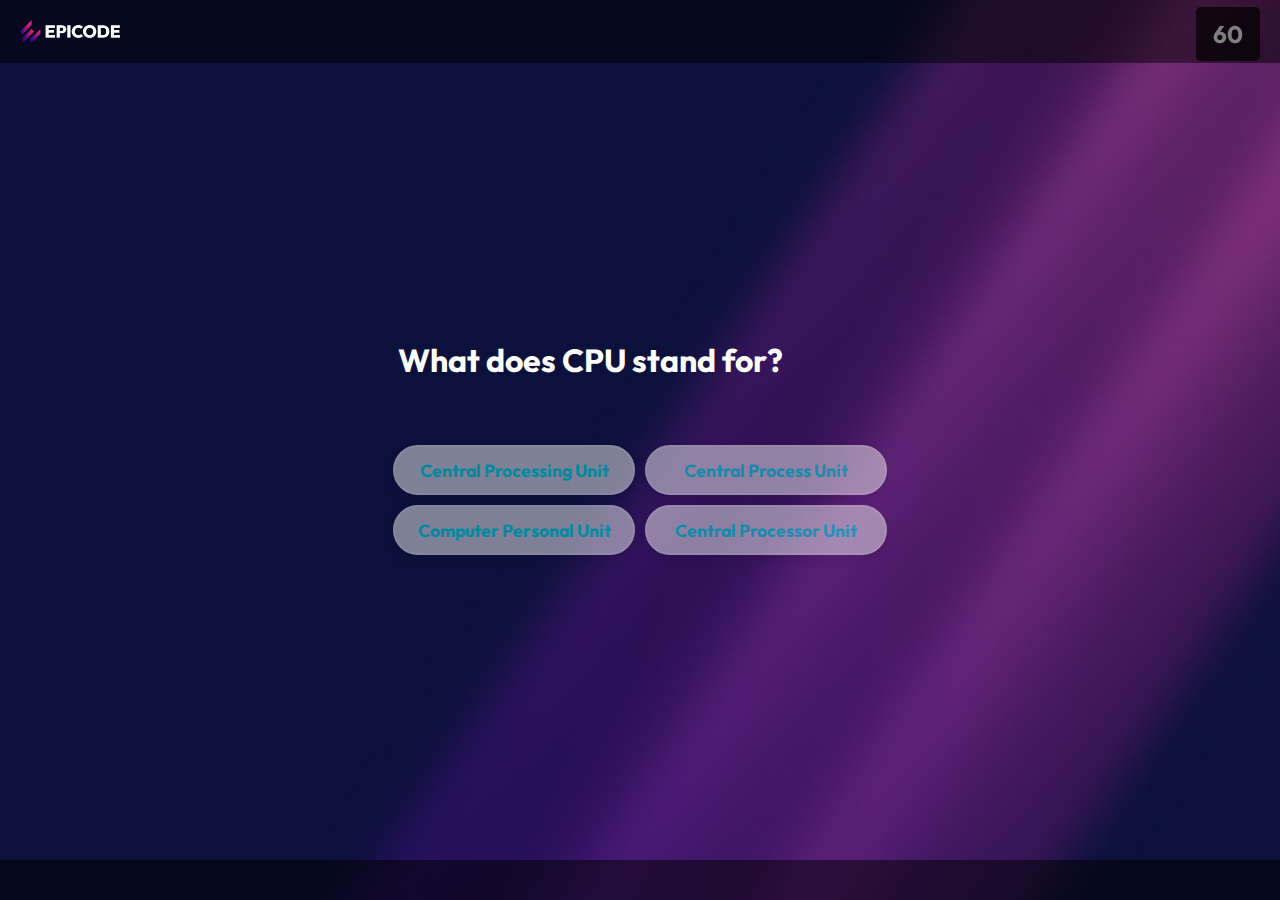
<file: index.html>
<!DOCTYPE html>
<html lang="en">
  <head>
    <meta charset="UTF-8" />
    <meta name="viewport" content="width=device-width, initial-scale=1.0" />
    <title>Benchmark Page</title>
    <link rel="stylesheet" href="./assets/style.css" />
  </head>
  <body>
    <header>
      <!-- -->
      <img id="logo" src="./assets/epicode_logo.png" alt="logo" />
    </header>
    <main>
      <div id="timer">60</div>
      <div id="contenitore">
        <div id="esitoQuiz"></div>

        <div id="domande">Domande</div>
        <div id="answers buttons">
          <div class="upper-row">
            <button class="bottone">Risposta 1</button>
            <button class="bottone">Risposta 2</button>
          </div>
          <div class="lower-row">
            <button class="bottone">Risposta 3</button>
            <button class="bottone">Risposta 4</button>
          </div>
          <div id="rD"><p id="risultatoDomanda"></p></div>
        </div>
        <div class="controls">
          <!--<button id="Prossimo">SKIP</button>-->
        </div>
      </div>
    </main>
    <footer>
      <div>
        <button id="vaiAllaPaginaResults">SHOW THE RESULT!</button>
      </div>
    </footer>
    <script src="./script/benchmark.js"></script>
  </body>
</html>
</file>
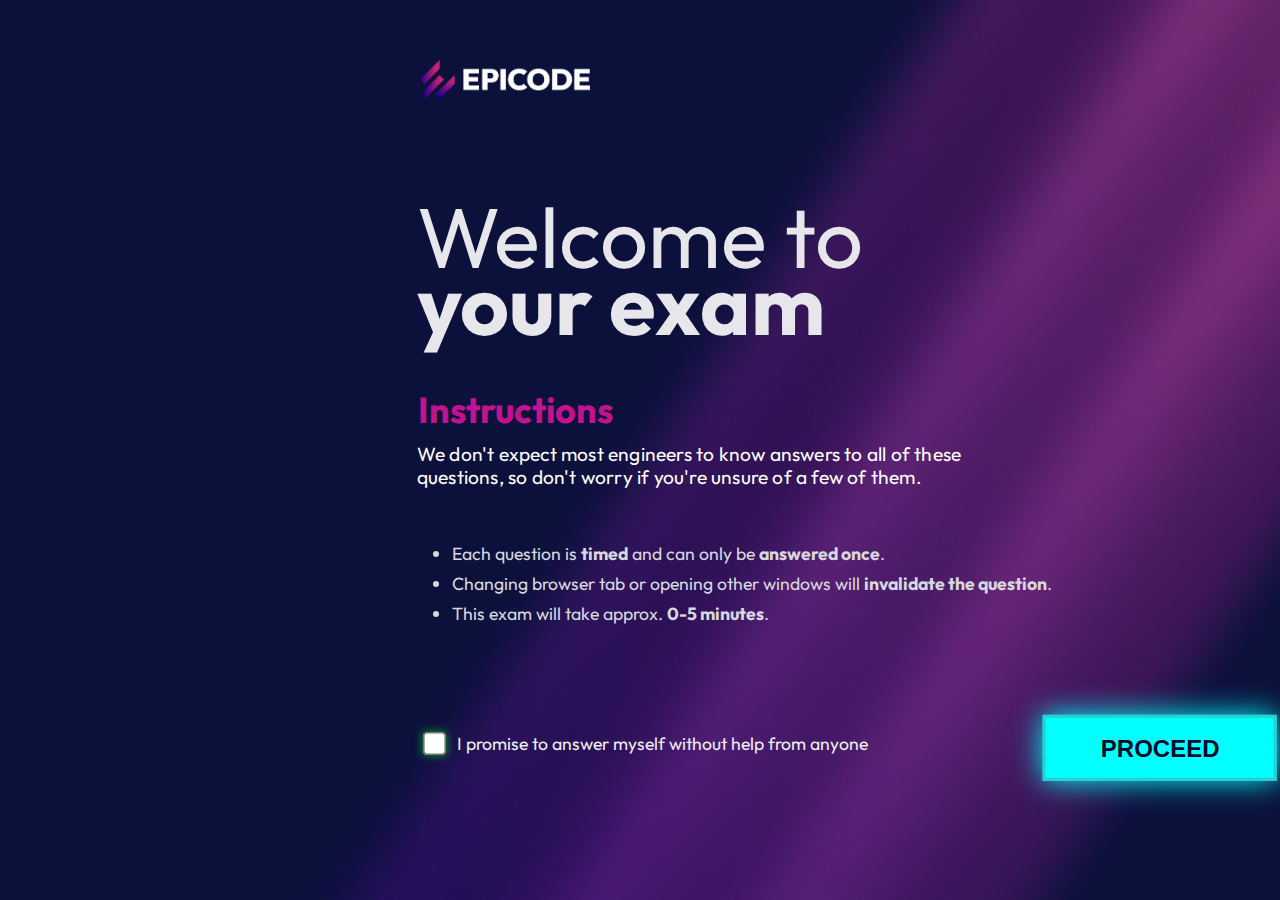
<file: Welcome.html>
<!DOCTYPE html>
<html lang="en">
  <head>
    <meta charset="UTF-8" />
    <meta name="viewport" content="width=device-width, initial-scale=1.0" />
    <link rel="stylesheet" href="./Assets/Style/WELCOME-PAGE.css" />
    <title>Epicode Test</title>
  </head>
  <body>
    <header>
      <img
        class="logo"
        src="./Assets/Img/epicode_logo.png"
        alt="EPICODE's LOGO"
      />
    </header>
    <main>
      <section>
        <div>
          <h1>Welcome to</h1>
          <div>
            <p id="sub-h1"><strong>your exam</strong></p>
          </div>
        </div>

        <div class="istructions"><h2>Instructions</h2></div>

        <div>
          <p class="paragrafo1">
            We don't expect most engineers to know answers to all of these
          </p>
          <span>
            <p class="paragrafo2">
              questions, so don't worry if you're unsure of a few of them.
            </p></span
          >
        </div>

        <div id="lista">
          <ul class="Ul">
            <li>
              Each question is <strong>timed</strong> and can only be
              <strong>answered once</strong>.
            </li>
            <li>
              Changing browser tab or opening other windows will
              <strong>invalidate the question</strong>.
            </li>
            <li>This exam will take approx. <b>0-5 minutes</b>.</li>
          </ul>
        </div>

        <div>
          <input type="checkbox" id="checkBox" required />
          <label
            for="checkBox"
            class="promise"
            style="color: rgb(236, 237, 238)"
            >I promise to answer myself without help from anyone</label
          ><span> <input id="proceed" type="submit" value="PROCEED" /></span>
        </div>
      </section>
    </main>
    <script src="./Welcome.Js/Welcome.js"></script>
  </body>
</html>
</file>
<file: assets/style.css>
@import url('https://fonts.googleapis.com/css2?family=Montserrat:wght@400;700&family=Open+Sans:ital,wght@0,400;0,500;0,700;1,300&family=Outfit:wght@200&display=swap');

*, *::before, *::after {
    box-sizing: border-box;
    font-family: 'Outfit', sans-serif;

}

header {
  display: flex;
  justify-content: flex-start;
  align-items: center;
  padding: 20px;
  position: fixed;
  top: 0;
  left: 0;
  z-index: 999; /* Assicura che il logo sia sopra gli altri contenuti: GOOGLE */
  background-color: rgba(0, 0, 0, 0.5); 
  width: 100%; /* Espande l'header su tutta la larghezza */
}

#logo {
  width: 100px; 
  height: auto;
}

#timer {
  position: fixed;
  top: 7px;
  right: 20px;
  font-size: 24px;
  font-weight: bolder;
  color: white;
  background-color: rgba(0, 0, 0, 0.7);
  padding: 10px 15px;
  border-radius: 5px;
  border: 2px solid transparent; /* Imposta un bordo trasparente */
  overflow: hidden; /* Nasconde la parte di linea in eccesso */
}

#timer::before {
  content: "";
  position: absolute;
  top: 0;
  left: -100%;
  width: 100%;
  height: 100%;
  border-top: 2px solid #00FFFF; /* Colore e spessore della linea */
  animation: animateBorder 2s linear infinite; /* Animazione della linea */
}

@keyframes animateBorder {
  0% {
    left: -100%;
  }
  100% {
    left: 100%;
  }
}


body {
    padding: 0;
    margin: 0;
    display: flex;
    width: 100vw;
    height: 100vh;
    justify-content: center;
    align-items: center;
    background-image: url(./bg.jpg);
    background-size: cover;
    
}

footer {
  display: flex;
  justify-content: flex-start; /* GOOGLE: permetti di riempire qualsiasi spazio vuoto sulle righe e definisce come vogliamo "giustificare" il contenuto */
  align-items: center;  /* GOOGLE: permette di allineare gli oggetti lungo l'asse perpendicolare */
  padding: 20px;
  position: fixed; /* aiuta a posizionare l'elemento */
  bottom: 0;
  left: 0;
  z-index: 999; 
  background-color: rgba(0, 0, 0, 0.5); 
  width: 100%; 
  color: white;
  font-size: 14px; 
}

.bottone {
    border-radius: 25px;
    width: 350px;
  height: 50px;
    border: 2px solid white;
    opacity: 0.5;
    display: grid;
    grid-template-columns: repeat(2, auto);
    gap: 10px;
    margin: 5px;
    /*background-color: #ffffff; */
    box-shadow: 0px 5px 10px rgba(0, 0, 0, 0.1);
    text-align: center;
    color: #00FFFF;
    font-size: 1.1em;
    font-weight: bolder;
    text-align: center; 
  display: flex;
  justify-content: center;
  align-items: center;
  box-shadow: 0px 5px 10px rgba(0, 0, 0, 0.1);
}

.bottone:hover {
    opacity: 1; 
  }

#contenitore {
    width: 70%;
    margin-left: auto;
    margin-right: auto;
    }
   

    #answers-buttons {
        display: flex;
        flex-direction: column;
        align-items: center;
    }

    .upper-row,
.lower-row {
    display: flex;
    justify-content: center;
  /*  margin-bottom: 10px;*/
  margin-top: auto;
  margin-bottom: auto;
}

#domande { 
        color: white;
        font-family: 'Outfit', sans-serif;
        font-size: 2em;
        font-weight: bolder;
        padding-bottom: 50px;
        padding-left: 10px;
        height: 100px; /* Altezza fissa per il div delle domande */
  position: relative; /* Imposta la posizione relativa */

      }
 
#domande p {
        margin: 0; /* Imposta i margini dei paragrafi a 0 */
      }

 #Prossimo {
        padding: 10px 20px;
        font-size: 1.2em;
        font-family: 'Outfit', sans-serif;
        background-color: #D20094;
        color: white;
        border: none;
        border-radius: 5px;
        cursor: pointer;
        font-weight: bolder;
        border: 1.5px solid white
 }

 .controls {
    position: fixed;
    bottom: 20px;
    right: 20px;
    
  }

#rD #risultatoDomanda{
  text-align: center;
}

  #risultatoDomanda {
    font-size: 2em;
    margin-top: auto;
    margin-bottom: auto;
   /* margin-top: 120px;
    margin-left: 210px;*/
    color: white;
    font-family: 'Outfit', sans-serif;;
  text-align: center;
  }

  #vaiAllaPaginaResults {
        cursor: pointer;
        display: none;
        /*padding: 40px 40px;*/
        font-size: 1.2em;
        font-family: 'Outfit', sans-serif;
        font-weight: bolder;
        background-color: #00ffff;
        border: 0.1px solid #2ccfcf;
        box-shadow: 0 0 10px #00ffff;
        transform: scale(3);
        color: #070b29;
        border: none;
        border-radius: 5px;
        cursor: pointer;
        font-weight: bolder;
       /* border: 1.5px solid white;*/
        /*proprietà per centrare il bottone: */
        position: fixed;
        top: 50%;
        left: 40%;
        padding-left: 2.3em;
  padding-right: 2.3em;
  padding-top: 0.7em;
  padding-bottom: 0.7em;
        /*  cursor: pointer;
  cursor: pointer;
  font-weight: 600;
  margin-left: 250px;
  padding-left: 2.3em;
  padding-right: 2.3em;
  padding-top: 0.7em;
  padding-bottom: 0.7em;
  font-size: 0.5em;
  transform: scale(3);
  color: #070b29;
  background-color: #00ffff;
  border: 0.1px solid #2ccfcf;
  box-shadow: 0 0 10px #00ffff;
}
(#)VAI ALLA PROX PAGINA   (#) ID: BUTTON :hover {
  border-color: #1eacac;
  color: #031330;
  box-shadow: 0 0 3px rgb(22, 154, 230), inset 0 0 5px;
}*/
  }

  #vaiAllaPaginaResults :hover {
    border-color: #1eacac;
    color: #031330;
    box-shadow: 0 0 3px rgb(22, 154, 230), inset 0 0 5px;
  }
</file>
<file: Assets/Style/WELCOME-PAGE.css>
@import url('https://fonts.googleapis.com/css2?family=Outfit:wght@400;600&display=swap');
@import url('https://fonts.googleapis.com/css2?family=Montserrat+Subrayada:wght@700&family=Montserrat:wght@700&family=Open+Sans:ital,wght@0,400;0,700;1,300&family=Outfit:wght@600;700&family=Poppins:ital,wght@0,300;0,700;1,900&display=swap');

body {
  background-repeat: no-repeat;
  background-size: cover;
  background-image: url(../Img/bg.jpg);
  height: 100vh;
  margin: 0;
}

/* LOGO EPICODE */
header {
  text-align: center;
  padding-top: 80px;
}

.logo {
  margin-bottom: 20px;
  margin-top: -20px;
  margin-right: 270px;
  width: 170px;
}
section {
  margin-top: 200px;
  display: flex;
  flex-direction: column;
  align-items: center;
  justify-content: center;
  font-family: 'Outfit', sans-serif;
}

/* PRIMA RIGA H1 */
div h1 {
  margin-top: -140px;
  margin-bottom: 100px;
  color: #e7e7eb;
  font-size: 85px;
  font-weight: 400;
}
/*SECONDA RIGA H1 */
div #sub-h1 {
  margin-top: -140px;
  color: #e7e7eb;
  font-weight: 400;
  font-size: 85px;
}

/* PARTE: INSTRUCTION */
.istructions {
  margin-right: 250px;
  margin-top: -85px;
  font-size: 1.5em;
  color: #c2128d;
}
/* p1 */
.paragrafo1 {
  letter-spacing: 0.2px;
  margin-left: 5.1em;
  margin-top: -20px;
  font-size: 1.2em;
  color: #fefefe;
}
/* p2 */
.paragrafo2 {
  letter-spacing: 0.2px;
  margin-left: 5.1em;
  margin-top: -20px;
  font-size: 1.2em;
  color: #fefefe;
}
/* FINE PARTE: INTRODUCTION */

/* INIZIO LISTA */
#lista {
  margin-bottom: 90px;
  margin-top: 1em;
}
.Ul {
  margin-left: 10.5em;
  font-size: 1.1em;
  color: #d7d8df;
}

.Ul li {
  margin-bottom: 7px;
}

/* Parte: "I PROMISE TO ANSWER..." */
.promise {
  box-sizing: border-box;
  margin-left: 10px;
  font-size: 1.1em;
}
/* ho fatto alcuni tentativi per rendere il Bg. trasparente, senza risultati. */
div #checkBox {
  margin-left: 26em;
  scale: 1.8;
}
#checkBox {
  box-shadow: 0 0 5px #099c22;
  cursor: pointer;
  accent-color: #099c22;
}

/* PROCEED */
#proceed {
  cursor: pointer;
  font-weight: 600;
  margin-left: 250px;
  padding-left: 2.3em;
  padding-right: 2.3em;
  padding-top: 0.7em;
  padding-bottom: 0.7em;
  font-size: 0.5em;
  transform: scale(3);
  color: #070b29;
  background-color: #00ffff;
  border: 0.1px solid #2ccfcf;
  box-shadow: 0 0 10px #00ffff;
}
#proceed:hover {
  border-color: #1eacac;
  color: #031330;
  box-shadow: 0 0 3px rgb(22, 154, 230), inset 0 0 5px;
}
</file>
